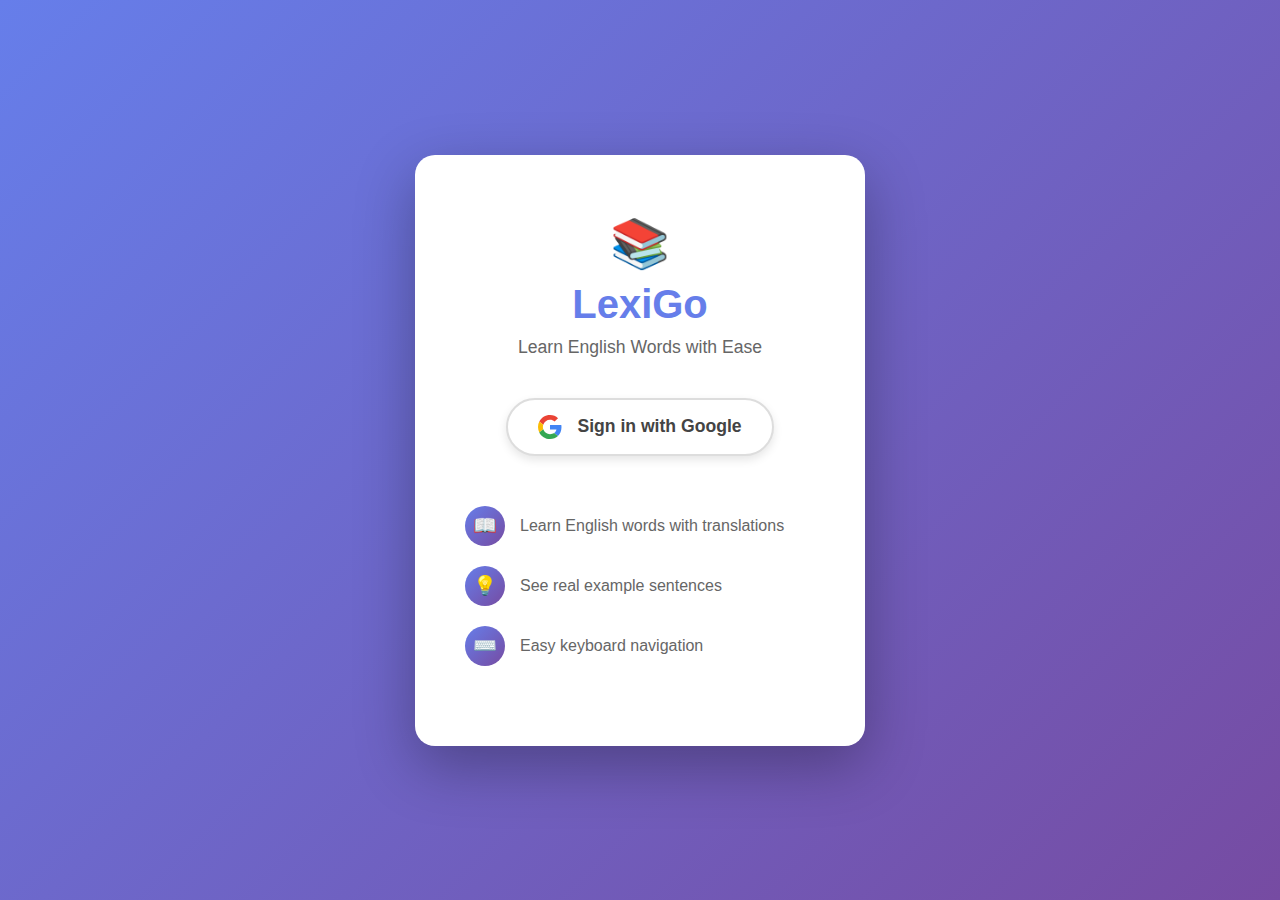
<file: public/login.html>
<!DOCTYPE html>
<html lang="en">
<head>
    <meta charset="UTF-8">
    <meta name="viewport" content="width=device-width, initial-scale=1.0">
    <title>Login - LexiGo</title>
    <style>
        * {
            margin: 0;
            padding: 0;
            box-sizing: border-box;
        }

        body {
            font-family: 'Segoe UI', Tahoma, Geneva, Verdana, sans-serif;
            background: linear-gradient(135deg, #667eea 0%, #764ba2 100%);
            min-height: 100vh;
            display: flex;
            justify-content: center;
            align-items: center;
            padding: 20px;
        }

        .login-container {
            background: white;
            border-radius: 20px;
            padding: 60px 50px;
            box-shadow: 0 20px 60px rgba(0,0,0,0.3);
            text-align: center;
            max-width: 450px;
            width: 100%;
        }

        .logo {
            font-size: 3rem;
            margin-bottom: 10px;
        }

        h1 {
            color: #667eea;
            font-size: 2.5rem;
            margin-bottom: 10px;
        }

        .subtitle {
            color: #666;
            font-size: 1.1rem;
            margin-bottom: 40px;
        }

        .google-btn {
            background: white;
            color: #444;
            border: 2px solid #ddd;
            padding: 15px 30px;
            font-size: 1.1rem;
            font-weight: 600;
            border-radius: 50px;
            cursor: pointer;
            transition: all 0.3s ease;
            display: inline-flex;
            align-items: center;
            gap: 15px;
            text-decoration: none;
            box-shadow: 0 4px 10px rgba(0,0,0,0.1);
        }

        .google-btn:hover {
            background: #f8f9fa;
            border-color: #667eea;
            transform: translateY(-2px);
            box-shadow: 0 6px 20px rgba(0,0,0,0.15);
        }

        .google-icon {
            width: 24px;
            height: 24px;
        }

        .features {
            margin-top: 50px;
            text-align: left;
        }

        .feature {
            display: flex;
            align-items: center;
            gap: 15px;
            margin-bottom: 20px;
            color: #666;
        }

        .feature-icon {
            background: linear-gradient(135deg, #667eea 0%, #764ba2 100%);
            color: white;
            width: 40px;
            height: 40px;
            border-radius: 50%;
            display: flex;
            align-items: center;
            justify-content: center;
            font-size: 1.2rem;
            flex-shrink: 0;
        }

        @media (max-width: 768px) {
            .login-container {
                padding: 40px 30px;
            }
            
            h1 {
                font-size: 2rem;
            }
        }
    </style>
</head>
<body>
    <div class="login-container">
        <div class="logo">📚</div>
        <h1>LexiGo</h1>
        <p class="subtitle">Learn English Words with Ease</p>
        
        <a href="/login/google" class="google-btn">
            <svg class="google-icon" xmlns="http://www.w3.org/2000/svg" viewBox="0 0 48 48">
                <path fill="#EA4335" d="M24 9.5c3.54 0 6.71 1.22 9.21 3.6l6.85-6.85C35.9 2.38 30.47 0 24 0 14.62 0 6.51 5.38 2.56 13.22l7.98 6.19C12.43 13.72 17.74 9.5 24 9.5z"/>
                <path fill="#4285F4" d="M46.98 24.55c0-1.57-.15-3.09-.38-4.55H24v9.02h12.94c-.58 2.96-2.26 5.48-4.78 7.18l7.73 6c4.51-4.18 7.09-10.36 7.09-17.65z"/>
                <path fill="#FBBC05" d="M10.53 28.59c-.48-1.45-.76-2.99-.76-4.59s.27-3.14.76-4.59l-7.98-6.19C.92 16.46 0 20.12 0 24c0 3.88.92 7.54 2.56 10.78l7.97-6.19z"/>
                <path fill="#34A853" d="M24 48c6.48 0 11.93-2.13 15.89-5.81l-7.73-6c-2.15 1.45-4.92 2.3-8.16 2.3-6.26 0-11.57-4.22-13.47-9.91l-7.98 6.19C6.51 42.62 14.62 48 24 48z"/>
                <path fill="none" d="M0 0h48v48H0z"/>
            </svg>
            Sign in with Google
        </a>

        <div class="features">
            <div class="feature">
                <div class="feature-icon">📖</div>
                <div>Learn English words with translations</div>
            </div>
            <div class="feature">
                <div class="feature-icon">💡</div>
                <div>See real example sentences</div>
            </div>
            <div class="feature">
                <div class="feature-icon">⌨️</div>
                <div>Easy keyboard navigation</div>
            </div>
        </div>
    </div>
</body>
</html>
</file>
